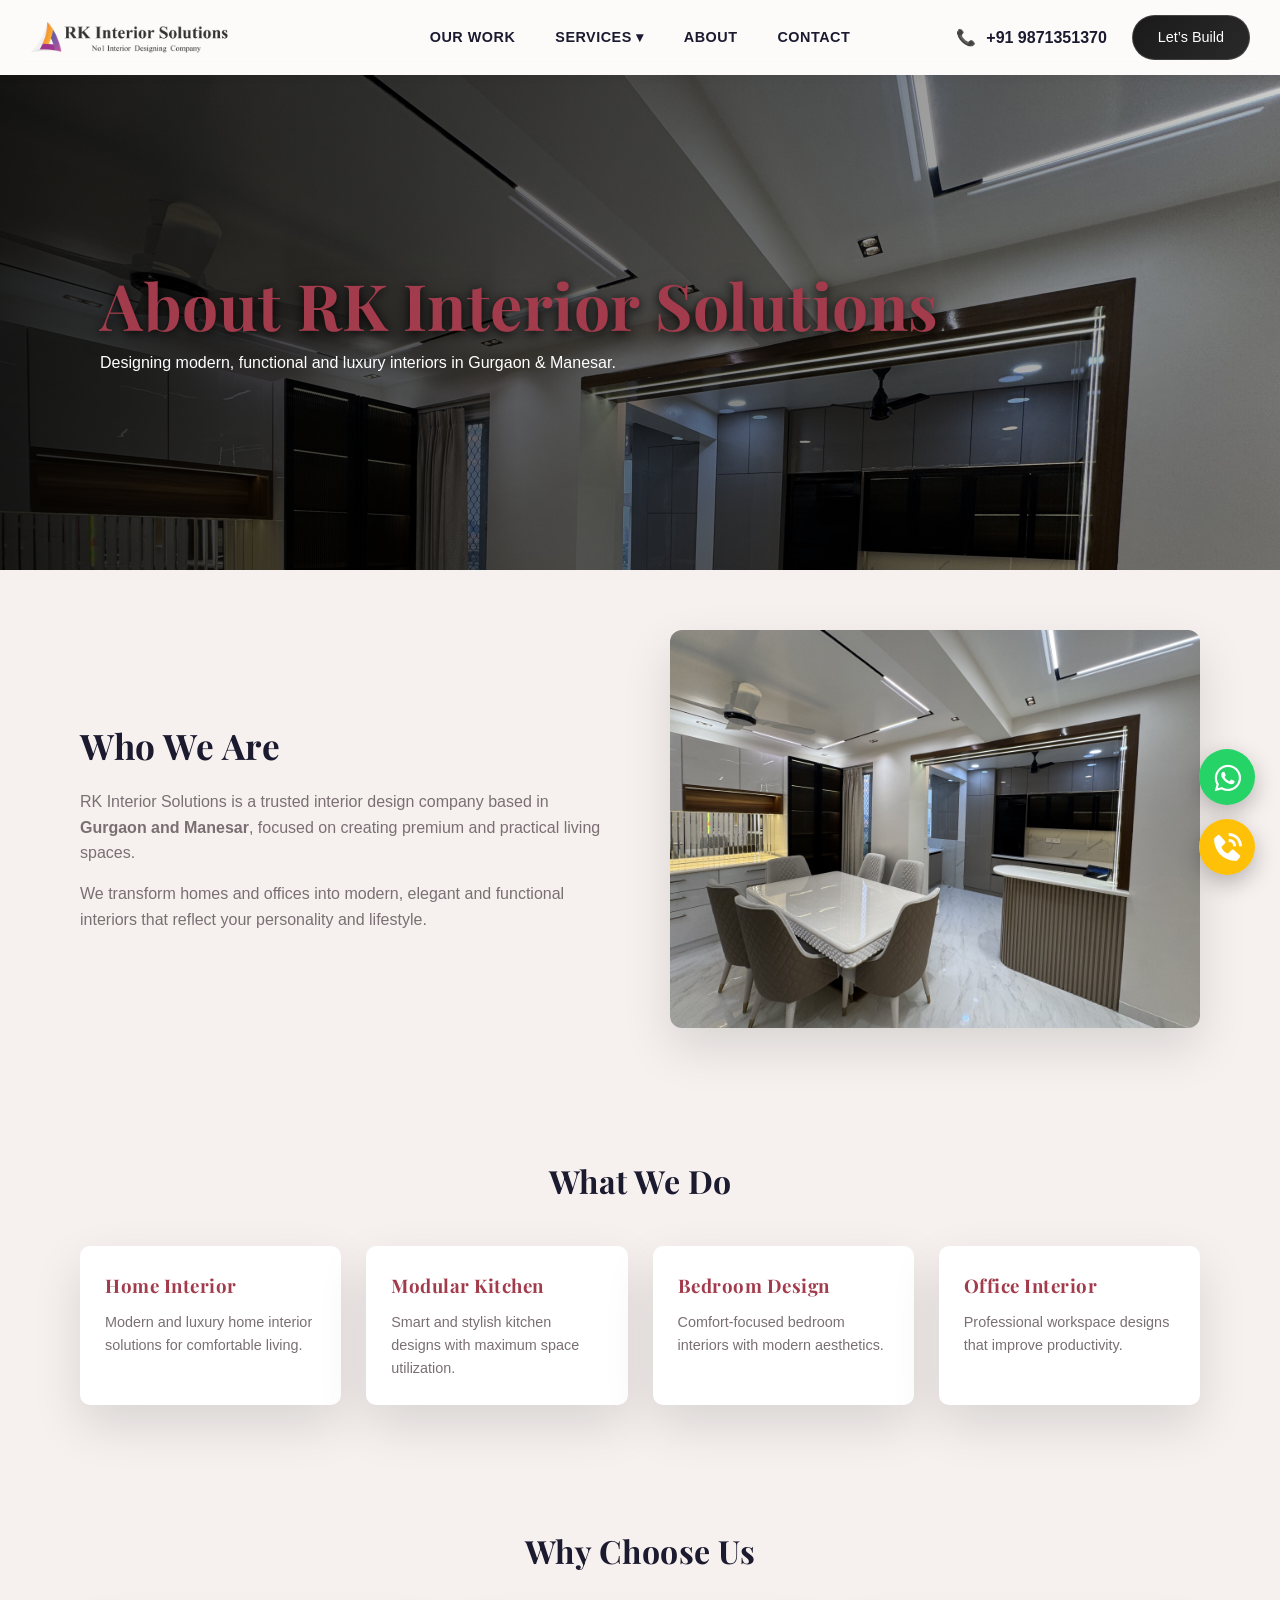
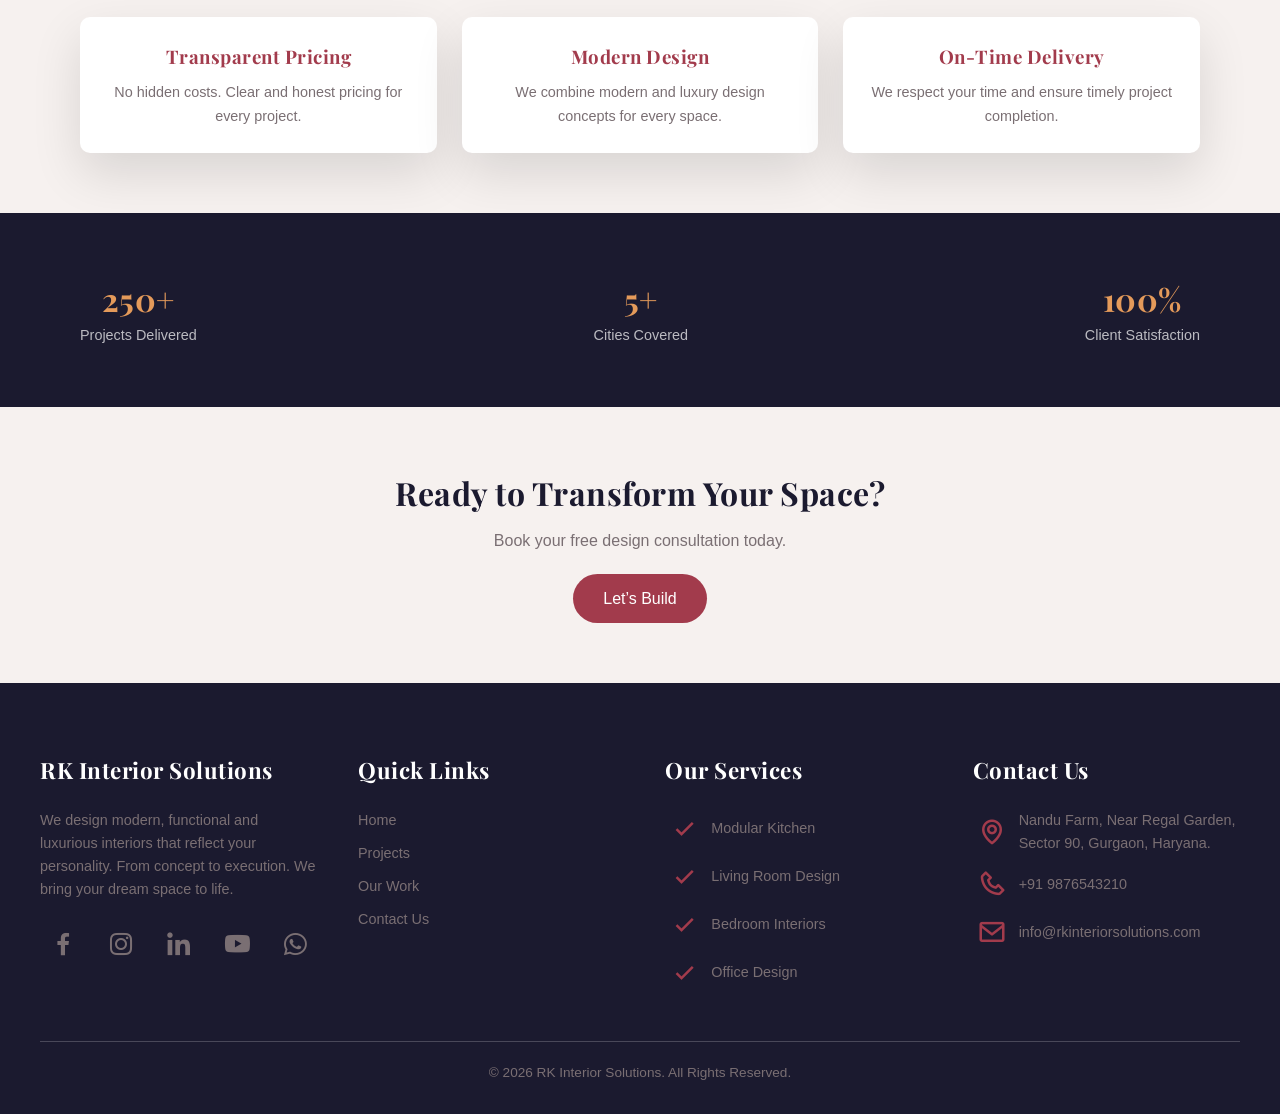
<file: pages/navigationPages/about.html>
<!DOCTYPE html>
<html lang="en">
<head>
    <meta charset="UTF-8">
    <meta name="viewport" content="width=device-width, initial-scale=1.0">
    <title>RK Interior Solutions | About </title>

    <link href="https://fonts.googleapis.com/css2?family=Playfair+Display:wght@700&display=swap" rel="stylesheet">

    <link href="https://unpkg.com/boxicons@2.1.4/css/boxicons.min.css" rel="stylesheet">
    <link rel="stylesheet" href="../../css/root.css?v=1.0.01">
    <link rel="stylesheet" href="../../css/navigation.css?v=1.0.01">
    <link rel="stylesheet" href="../../css/scrollbar.css?v=1.0.01">
    <link rel="stylesheet" href="../../css/hero.css?v=1.0.01">
    <link rel="stylesheet" href="../../css/navigation/about.css?v=1.0.01">

    <!-- === Favicon === -->
    <link rel="icon" type="image/png" href="../../assets/favicon/favicon-96x96.png" sizes="96x96" />
    <link rel="icon" type="image/svg+xml" href="../../assets/favicon/favicon.svg" />
    <link rel="shortcut icon" href="../../assets/favicon/favicon.ico" />
    <link rel="apple-touch-icon" sizes="180x180" href="../../assets/favicon/apple-touch-icon.png" />
    <link rel="manifest" href="../../assets/favicon/site.webmanifest" />
    
</head>
<body>
<!-- === Navigation Bar SECTION START === -->
<!-- === HEADER SECTION START === -->
<header class="navbar">
    <div class="nav-container">
        <div class="nav-left">
            <a href="/" rel="home">
                <img src="../../assets/Logo.png" alt="RK Interior Solutions" class="site-logo">
            </a>
        </div>

        <nav class="nav-center" aria-label="Main Navigation">
            <ul class="nav-center-menu">
                <li><a href="../category/residentialInterior.html">Our Work</a></li>

                <li class="nav-center-more">
                    <a href="#" class="more-btn" aria-haspopup="true">Services ▾</a>

                    <section class="mega-menu">
                        <div class="menu-column">
                            <h4>SERVICES</h4>
                            <article class="menu-box">
                                <a href="../category/residentialInterior.html">
                                    <span>Residential Interior</span>
                                    <p>Explore our Residential interior.</p>
                                </a>
                            </article>
                            <article class="menu-box">
                                <a href="../category/officeInterior.html">
                                    <span>Office Interior</span>
                                    <p>Explore our Office interior.</p>
                                </a>
                            </article>
                            <article class="menu-box">
                                <a href="../category/modularKitchen.html">
                                    <span>Modular Kitchens</span>
                                    <p>Explore our Modular Kitchens.</p>
                                </a>
                            </article>
                        </div>

                        <div class="menu-column">
                            <h4>RESOURCE & COMMUNITY</h4>
                            <article class="menu-item">
                                <a href="#">
                                    <strong>Free Estimators</strong>
                                    <span class="badge">FREE</span>
                                    <p>Accurate estimates for your dream interior.</p>
                                </a>
                            </article>
                            <article class="menu-item">
                                <a href="../category/livingRoom.html">
                                    <strong>Home Interior Guide</strong>
                                    <p>Expert articles for stress-free home interior.</p>
                                </a>
                            </article>
                            <article class="menu-item">
                                <a href="contact.html">
                                    <strong>Contact Us</strong>
                                    <p>Talk to our interior experts today.</p>
                                </a>
                            </article>
                        </div>
                    </section>
                </li>

                <li><a href="about.html">About</a></li>
                <li><a href="contact.html">Contact</a></li>
            </ul>
        </nav>

        <aside class="nav-right">
            <div class="nav-right-call">
                📞 <a href="tel:+919871351370"><span>+91 9871351370</span></a>
            </div>
            <a href="https://wa.me/9871351370" class="nav-right-cta-btn">Let’s Build</a>

            <button class="menu-toggle" id="menuToggle" aria-label="Open Mobile Menu" aria-controls="mobileMenu">
                <i class="bx bx-menu"></i>
            </button>
        </aside>

    </div>
</header>
<!-- ==== HEADER SECTION END ==== -->

<!-- ==== MOBILE VIEW NAVIGATION BAR START ==== -->
<nav class="mobile-menu" id="mobileMenu" aria-label="Mobile Navigation" aria-hidden="true">

    <button class="close-menu" id="closeMenu" aria-label="Close Mobile Menu">
        <i class="bx bx-x"></i>
    </button>

    <ul>
        <li><a href="/">Home</a></li>
        <li><a href="../category/residentialInterior.html">Our Work</a></li>
        <li><a href="about.html">About Us</a></li>
        
        <li>
            <h4>SERVICES</h4>
            <ul>
                <li><a href="../category/residentialInterior.html">Residential Interior</a></li>
                <li><a href="../category/officeInterior.html">Office Interior</a></li>
                <li><a href="../category/modularKitchen.html">Modular Kitchens</a></li>
            </ul>
        </li>

        <li>
            <h4>RESOURCE & COMMUNITY</h4>
            <ul>
                <li><a href="#">Free Estimators</a></li>
                <li><a href="../category/livingRoom.html">Home Interior Guide</a></li>
                <li><a href="contact.html">Contact Us</a></li>
            </ul>
        </li>

        <li><a href="contact.html">Contact</a></li>
    </ul>
</nav>
<!-- === MOBILE VIEW NAVIGATION BAR End === -->
<!-- === Navigation Bar SECTION End === -->

<!-- === Hero Section Start === -->
<section class="ctg-hero">

    <!-- BACKGROUND IMAGE -->
    <figure class="ctg-hero-bg">
        <img src="../../assets/heroSection/heroSection-1.jpg" alt="Bedroom Interior Design in Gurgaon and Manesar">
    </figure>

    <!-- OVERLAY CONTENT -->
    <article class="ctg-hero-content">

        <h1 class="ctg-hero-title animate-fade-up">
            About RK Interior Solutions
        </h1>

        <p class="ctg-hero-subtitle animate-fade-up delay-1">
            Designing modern, functional and luxury interiors in Gurgaon & Manesar.
        </p>

    </article>

</section>
<!-- === Hero Section End === -->

<!-- ===== ABOUT INTRO Start ===== -->
<section class="about-section">
    <div class="about-container">

        <div class="about-grid">
            <div class="about-text">
                <h2>Who We Are</h2>
                <p>
                    RK Interior Solutions is a trusted interior design company based in 
                    <strong>Gurgaon and Manesar</strong>, focused on creating premium and 
                    practical living spaces.
                </p>

                <p>
                    We transform homes and offices into modern, elegant and functional 
                    interiors that reflect your personality and lifestyle.
                </p>
            </div>

            <div class="about-image">
                <img src="../../assets/heroSection/heroSection-1.jpg" alt="Interior Design Gurgaon">
            </div>
        </div>

    </div>
</section>
<!-- ===== ABOUT INTRO End ===== -->

<!-- ===== SERVICES Start ===== -->
<section class="about-services">
    <div class="about-container">

        <h2 class="section-title">What We Do</h2>

        <div class="service-grid">

            <div class="service-card">
                <h3>Home Interior</h3>
                <p>Modern and luxury home interior solutions for comfortable living.</p>
            </div>

            <div class="service-card">
                <h3>Modular Kitchen</h3>
                <p>Smart and stylish kitchen designs with maximum space utilization.</p>
            </div>

            <div class="service-card">
                <h3>Bedroom Design</h3>
                <p>Comfort-focused bedroom interiors with modern aesthetics.</p>
            </div>

            <div class="service-card">
                <h3>Office Interior</h3>
                <p>Professional workspace designs that improve productivity.</p>
            </div>

        </div>

    </div>
</section>
<!-- ===== SERVICES End ===== -->

<!-- ===== WHY CHOOSE US Start ===== -->
<section class="about-why">
    <div class="about-container">

        <h2 class="section-title">Why Choose Us</h2>

        <div class="why-grid">

            <div class="why-card">
                <h3>Transparent Pricing</h3>
                <p>No hidden costs. Clear and honest pricing for every project.</p>
            </div>

            <div class="why-card">
                <h3>Modern Design</h3>
                <p>We combine modern and luxury design concepts for every space.</p>
            </div>

            <div class="why-card">
                <h3>On-Time Delivery</h3>
                <p>We respect your time and ensure timely project completion.</p>
            </div>

        </div>

    </div>
</section>
<!-- ===== WHY CHOOSE US End ===== -->

<!-- ===== STATS Start ===== -->
<section class="about-stats">
    <div class="about-container">

        <div class="stats-grid">
            <div>
                <h3>250+</h3>
                <p>Projects Delivered</p>
            </div>

            <div>
                <h3>5+</h3>
                <p>Cities Covered</p>
            </div>

            <div>
                <h3>100%</h3>
                <p>Client Satisfaction</p>
            </div>
        </div>

    </div>
</section>
<!-- ===== STATS Start ===== -->

<!-- ===== CTA Start ===== -->
<section class="about-cta">
    <div class="about-container">
        <h2>Ready to Transform Your Space?</h2>
        <p>Book your free design consultation today.</p>
        <a href="https://wa.me/9871351370" class="about-btn">Let’s Build</a>
    </div>
</section>
<!-- ===== CTA End ===== -->

<!-- ==== Floating Contact Icons Start ==== -->
<div class="floating-icons">
  <a href="https://wa.me/9871351370" target="_blank" class="icon  whatsapp">
    <i class='bx bxl-whatsapp'></i>
  </a>

  <a href="tel:9871351370" class="icon call">
    <i class='bx bxs-phone-call'></i>
  </a>
</div>
<!-- ==== Floating Contact Icons End ==== -->

<!-- ===== FOOTER START ===== -->
<footer class="footer">

    <section class="footer-grid">

        <!-- Column 1 -->
        <article class="footer-col">
            <h3>RK Interior Solutions</h3>
            <p>
                We design modern, functional and luxurious interiors that reflect 
                your personality. From concept to execution. We bring your dream space to life.
            </p>

            <nav class="footer-social">
                <a href="https://www.facebook.com/people/RK-Interior-Solutions/100092509257546" target="_blank"><i class='bx bxl-facebook'></i></a>
                <a href="https://www.instagram.com/rkinteriorsolutions_official?utm_source=qr&igsh=MWZiaG5sOG84ZHA5aw==" target="_blank"><i class='bx bxl-instagram'></i></a>
                <a href="#" target="_blank"><i class='bx bxl-linkedin'></i></a>
                <a href="https://youtube.com/@rkinteriorsolutions?si=EPekmfh_zEZhTsM3" target="_blank"><i  class='bx bxl-youtube'></i></a>
                <a href="https://wa.me/9871351370" target="_blank"><i class='bx bxl-whatsapp'></i></a>
            </nav>
        </article>

        <!-- Column 2 -->
        <article class="footer-col">
            <h3>Quick Links</h3>
            <nav>
                <a href="/">Home</a>
                <a href="../category/residentialInterior.html">Projects</a>
                <a href="../category/residentialInterior.html">Our Work</a>
                <a href="contact.html">Contact Us</a>
            </nav>
        </article>

        <!-- Column 3 -->
        <article class="footer-col">
            <h3>Our Services</h3>
            <ul>
                <li><i class='bx bx-check'></i> Modular Kitchen</li>
                <li><i class='bx bx-check'></i> Living Room Design</li>
                <li><i class='bx bx-check'></i> Bedroom Interiors</li>
                <li><i class='bx bx-check'></i> Office Design</li>
            </ul>
        </article>

        <!-- Column 4 -->
        <article class="footer-col">
            <h3>Contact Us</h3>
            <ul>
                <li><i class='bx bx-map'></i> Nandu Farm, Near Regal Garden, Sector 90, Gurgaon, Haryana.</li>
                <li><i class='bx bx-phone'></i> +91 9876543210</li>
                <li><i class='bx bx-envelope'></i> info@rkinteriorsolutions.com</li>
            </ul>
        </article>

    </section>

    <hr>

    <small class="footer-bottom">
        © 2026 RK Interior Solutions. All Rights Reserved.
    </small>

</footer>
<!-- ===== FOOTER END ===== -->

    <script src="../../js/toggle.js?v=1.0.01"></script>
</body>
</html>
</file>
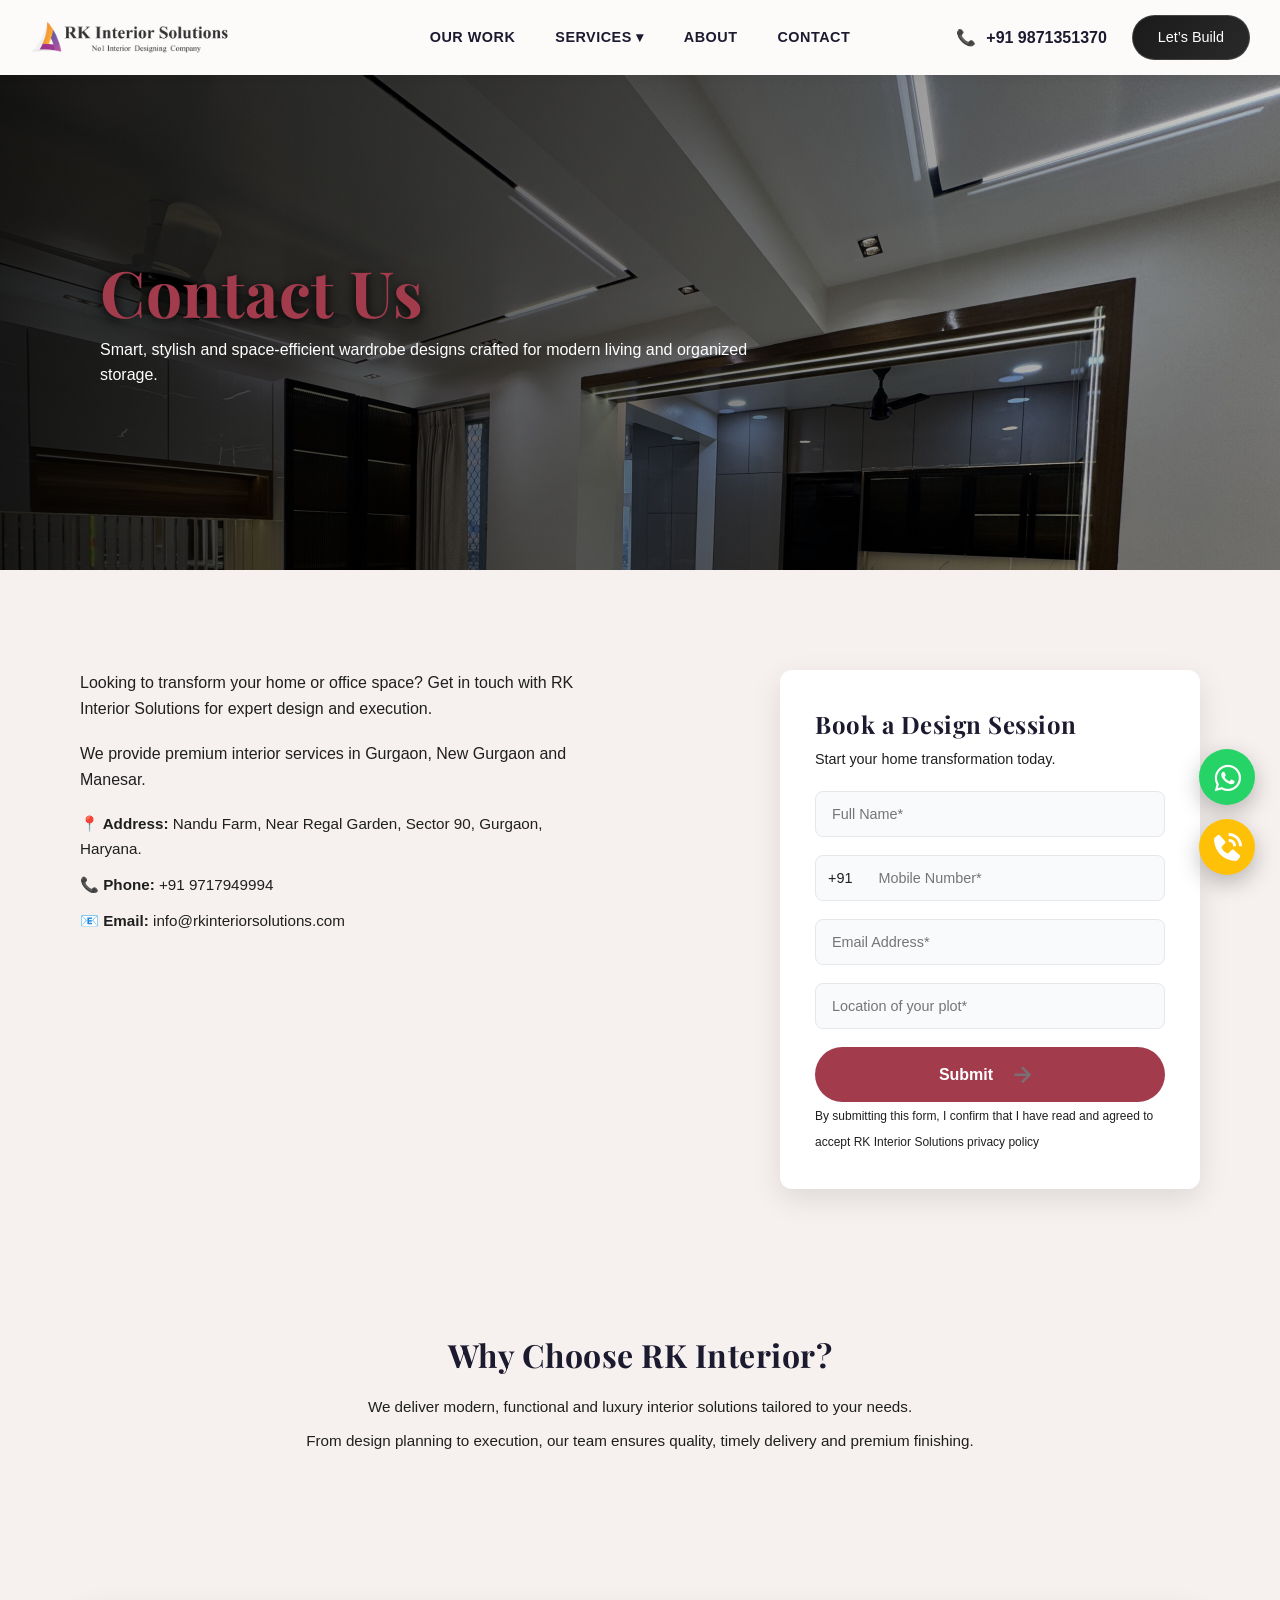
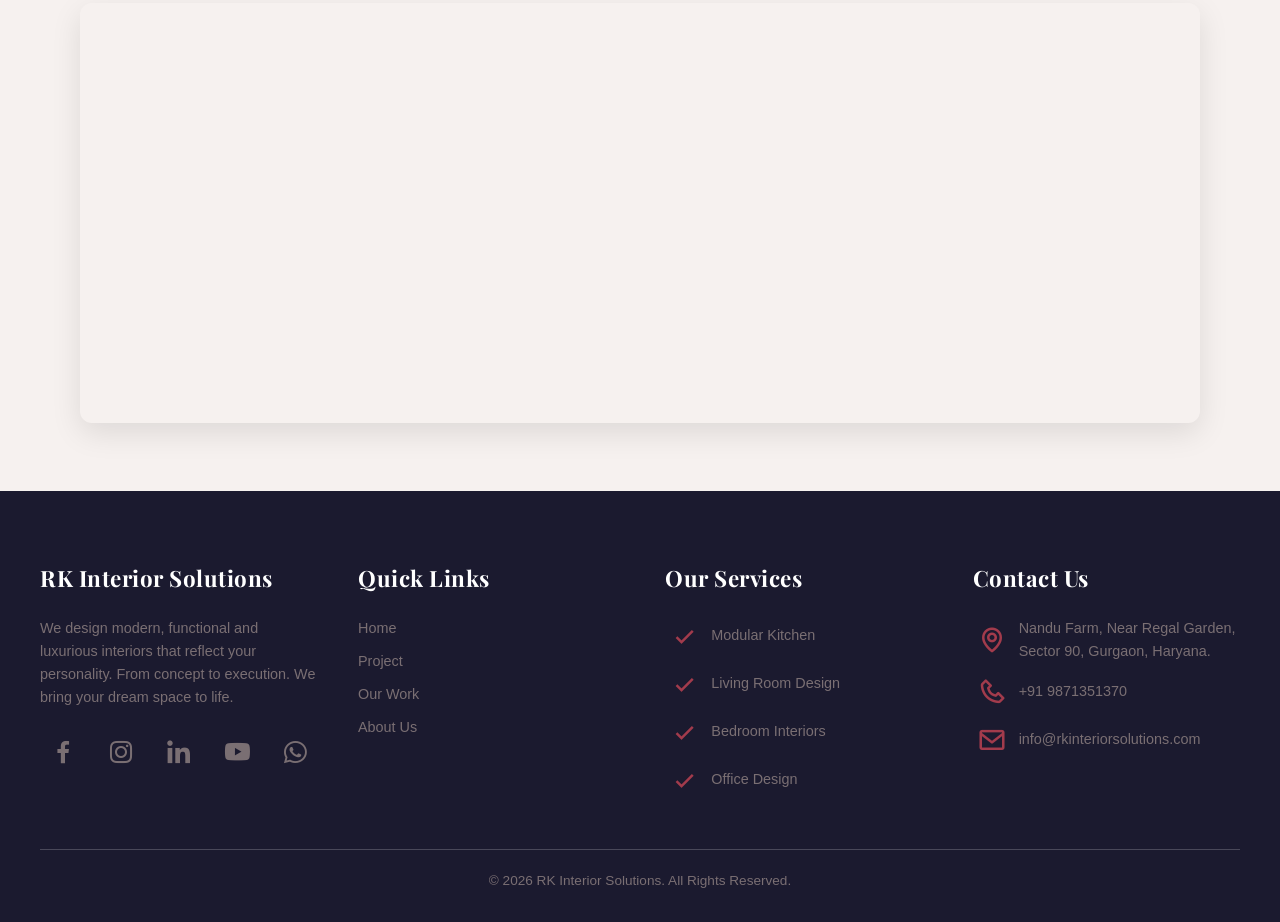
<file: pages/navigationPages/contact.html>
<!DOCTYPE html>
<html lang="en">
<head>
    <meta charset="UTF-8">
    <meta name="viewport" content="width=device-width, initial-scale=1.0">
    <title>RK Interior Solutions | Contact </title>

    <link href="https://fonts.googleapis.com/css2?family=Playfair+Display:wght@700&display=swap" rel="stylesheet">

    <link href="https://unpkg.com/boxicons@2.1.4/css/boxicons.min.css" rel="stylesheet">
    <link rel="stylesheet" href="../../css/root.css?v=1.0.01">
    <link rel="stylesheet" href="../../css/navigation.css?v=1.0.01">
    <link rel="stylesheet" href="../../css/scrollbar.css?v=1.0.01">
    <link rel="stylesheet" href="../../css/navigation/contact.css?v=1.0.01">
    <link rel="stylesheet" href="../../css/hero.css">

    <!-- === Favicon === -->
    <link rel="icon" type="image/png" href="../../assets/favicon/favicon-96x96.png" sizes="96x96" />
    <link rel="icon" type="image/svg+xml" href="../../assets/favicon/favicon.svg" />
    <link rel="shortcut icon" href="../../assets/favicon/favicon.ico" />
    <link rel="apple-touch-icon" sizes="180x180" href="../../assets/favicon/apple-touch-icon.png" />
    <link rel="manifest" href="../../assets/favicon/site.webmanifest" />
    
</head>
<body>
<!-- === Navigation Bar SECTION START === -->
<!-- === HEADER SECTION START === -->
<header class="navbar">
    <div class="nav-container">
        <div class="nav-left">
            <a href="/" rel="home">
                <img src="../../assets/Logo.png" alt="RK Interior Solutions" class="site-logo">
            </a>
        </div>

        <nav class="nav-center" aria-label="Main Navigation">
            <ul class="nav-center-menu">
                <li><a href="../category/residentialInterior.html">Our Work</a></li>

                <li class="nav-center-more">
                    <a href="#" class="more-btn" aria-haspopup="true">Services ▾</a>

                    <section class="mega-menu">
                        <div class="menu-column">
                            <h4>SERVICES</h4>
                            <article class="menu-box">
                                <a href="../category/residentialInterior.html">
                                    <span>Residential Interior</span>
                                    <p>Explore our Residential interior.</p>
                                </a>
                            </article>
                            <article class="menu-box">
                                <a href="../category/officeInterior.html">
                                    <span>Office Interior</span>
                                    <p>Explore our Office interior.</p>
                                </a>
                            </article>
                            <article class="menu-box">
                                <a href="../category/modularKitchen.html">
                                    <span>Modular Kitchens</span>
                                    <p>Explore our Modular Kitchens.</p>
                                </a>
                            </article>
                        </div>

                        <div class="menu-column">
                            <h4>RESOURCE & COMMUNITY</h4>
                            <article class="menu-item">
                                <a href="#">
                                    <strong>Free Estimators</strong>
                                    <span class="badge">FREE</span>
                                    <p>Accurate estimates for your dream interior.</p>
                                </a>
                            </article>
                            <article class="menu-item">
                                <a href="../category/livingRoom.html">
                                    <strong>Home Interior Guide</strong>
                                    <p>Expert articles for stress-free home interior.</p>
                                </a>
                            </article>
                            <article class="menu-item">
                                <a href="contact.html">
                                    <strong>Contact Us</strong>
                                    <p>Talk to our interior experts today.</p>
                                </a>
                            </article>
                        </div>
                    </section>
                </li>

                <li><a href="about.html">About</a></li>
                <li><a href="#">Contact</a></li>
            </ul>
        </nav>

        <aside class="nav-right">
            <div class="nav-right-call">
                📞 <a href="tel:+919871351370"><span>+91 9871351370</span></a>
            </div>
            <a href="https://wa.me/9871351370" class="nav-right-cta-btn">Let’s Build</a>

            <button class="menu-toggle" id="menuToggle" aria-label="Open Mobile Menu" aria-controls="mobileMenu">
                <i class="bx bx-menu"></i>
            </button>
        </aside>

    </div>
</header>
<!-- ==== HEADER SECTION END ==== -->

<!-- ==== MOBILE VIEW NAVIGATION BAR START ==== -->
<nav class="mobile-menu" id="mobileMenu" aria-label="Mobile Navigation" aria-hidden="true">

    <button class="close-menu" id="closeMenu" aria-label="Close Mobile Menu">
        <i class="bx bx-x"></i>
    </button>

    <ul>
        <li><a href="/">Home</a></li>
        <li><a href="../category/residentialInterior.html">Our Work</a></li>
        <li><a href="about.html">About Us</a></li>
        
        <li>
            <h4>SERVICES</h4>
            <ul>
                <li><a href="../category/residentialInterior.html">Residential Interior</a></li>
                <li><a href="../category/officeInterior.html">Office Interior</a></li>
                <li><a href="../category/modularKitchen.html">Modular Kitchens</a></li>
            </ul>
        </li>

        <li>
            <h4>RESOURCE & COMMUNITY</h4>
            <ul>
                <li><a href="#">Free Estimators</a></li>
                <li><a href="../category/livingRoom.html">Home Interior Guide</a></li>
                <li><a href="contact.html">Contact Us</a></li>
            </ul>
        </li>

        <li><a href="#">Contact</a></li>
    </ul>
</nav>
<!-- === MOBILE VIEW NAVIGATION BAR End === -->
<!-- === Navigation Bar SECTION End === -->

<!-- === Hero Section Start === -->
<section class="ctg-hero">

    <!-- BACKGROUND IMAGE -->
    <figure class="ctg-hero-bg">
        <img src="../../assets/heroSection/heroSection-1.jpg" alt="Wardrobe Interior Design in Gurgaon and Manesar">
    </figure>

    <!-- OVERLAY CONTENT -->
    <article class="ctg-hero-content">

        <h1 class="ctg-hero-title animate-fade-up">
            Contact Us
        </h1>

        <p class="ctg-hero-subtitle animate-fade-up delay-1">
            Smart, stylish and space-efficient wardrobe designs crafted for modern living and organized storage.
        </p>

    </article>

</section>
<!-- === Hero Section End === -->

<!-- ===== CONTACT SECTION Start ===== -->
<section class="contact-section">

    <!-- LEFT -->
    <article class="contact-left">

        <p>
            Looking to transform your home or office space? Get in touch with RK Interior Solutions for expert design and execution.
        </p>

        <p>
            We provide premium interior services in Gurgaon, New Gurgaon and Manesar.
        </p>

        <div class="contact-info">
            <p><strong>📍 Address:</strong> Nandu Farm, Near Regal Garden, Sector 90, Gurgaon, Haryana.</p>
            <p><strong>📞 Phone:</strong> +91 9717949994</p>
            <p><strong>📧 Email:</strong> info@rkinteriorsolutions.com</p>
        </div>
    </article>

    <!-- FORM -->
    <aside class="hero-form-container">
        <form class="contact-form">

            <header>
                <h2>Book a Design Session</h2>
                <p>Start your home transformation today.</p>
            </header>

            <fieldset class="form-body">

                <input id="name" type="text" placeholder="Full Name*" required>

                <label class="phone-input">
                    <span>+91</span>
                    <input id="phone" type="tel" placeholder="Mobile Number*" required>
                </label>

                <input id="email" type="email" placeholder="Email Address*" required>

                <input id="location" type="text" placeholder="Location of your plot*" required>

                <button type="submit" class="submit-btn">
                    Submit <i class='bx bx-right-arrow-alt'></i>
                </button>

                <small class="form-policy">
                    By submitting this form, I confirm that I have read and agreed to accept
                    RK Interior Solutions <a href="#">privacy policy</a>
                </small>

            </fieldset>

        </form>
    </aside>

</section>
<!-- ===== CONTACT SECTION End ===== -->

<!-- ===== Why Choose RK Interior Start ===== -->
<section class="contact-extra">

    <article>
        <h2>Why Choose RK Interior?</h2>

        <p>
            We deliver modern, functional and luxury interior solutions tailored to your needs.
        </p>

        <p>
            From design planning to execution, our team ensures quality, timely delivery and premium finishing.
        </p>
    </article>

</section>
<!-- ===== Why Choose RK Interior End ===== -->

<!-- ===== MAP Section Start ===== -->
<section class="map-section"> 
    <iframe 
        src="https://www.google.com/maps/embed?pb=!1m18!1m12!1m3!1d3509.4106988403737!2d76.93551897460748!3d28.40686187578865!2m3!1f0!2f0!3f0!3m2!1i1024!2i768!4f13.1!3m3!1m2!1s0x390d3d0a8a958d39%3A0xbc3827ed7b48605a!2sRK%20INTERIOR%20SOLUTIONS!5e0!3m2!1sen!2sin!4v1777877812719!5m2!1sen!2sin" width="600" height="450" style="border:0;" allowfullscreen="" loading="lazy" referrerpolicy="no-referrer-when-downgrade">
    </iframe>
</section>
<!-- ===== MAP Section End ===== -->

<!-- ==== Floating Contact Icons Start ==== -->
<div class="floating-icons">
  <a href="https://wa.me/9871351370" target="_blank" class="icon  whatsapp">
    <i class='bx bxl-whatsapp'></i>
  </a>

  <a href="tel:9871351370" class="icon call">
    <i class='bx bxs-phone-call'></i>
  </a>
</div>
<!-- ==== Floating Contact Icons End ==== -->

<!-- ===== FOOTER START ===== -->
<footer class="footer">

    <section class="footer-grid">

        <!-- Column 1 -->
        <article class="footer-col">
            <h3>RK Interior Solutions</h3>
            <p>
                We design modern, functional and luxurious interiors that reflect 
                your personality. From concept to execution. We bring your dream space to life.
            </p>

            <nav class="footer-social">
                <a href="https://www.facebook.com/people/RK-Interior-Solutions/100092509257546" target="_blank"><i class='bx bxl-facebook'></i></a>
                <a href="https://www.instagram.com/rkinteriorsolutions_official?utm_source=qr&igsh=MWZiaG5sOG84ZHA5aw==" target="_blank"><i class='bx bxl-instagram'></i></a>
                <a href="#" target="_blank"><i class='bx bxl-linkedin'></i></a>
                <a href="https://youtube.com/@rkinteriorsolutions?si=EPekmfh_zEZhTsM3" target="_blank"><i  class='bx bxl-youtube'></i></a>
                <a href="https://wa.me/9717949994" target="_blank"><i class='bx bxl-whatsapp'></i></a>
            </nav>
        </article>

        <!-- Column 2 -->
        <article class="footer-col">
            <h3>Quick Links</h3>
            <nav>
                <a href="/">Home</a>
                <a href="../category/residentialInterior.html">Project</a>
                <a href="../category/residentialInterior.html">Our Work</a>
                <a href="about.html">About Us</a>
            </nav>
        </article>

        <!-- Column 3 -->
        <article class="footer-col">
            <h3>Our Services</h3>
            <ul>
                <li><i class='bx bx-check'></i> Modular Kitchen</li>
                <li><i class='bx bx-check'></i> Living Room Design</li>
                <li><i class='bx bx-check'></i> Bedroom Interiors</li>
                <li><i class='bx bx-check'></i> Office Design</li>
            </ul>
        </article>

        <!-- Column 4 -->
        <article class="footer-col">
            <h3>Contact Us</h3>
            <ul>
                <li><i class='bx bx-map'></i> Nandu Farm, Near Regal Garden, Sector 90, Gurgaon, Haryana.</li>
                <li><i class='bx bx-phone'></i> +91 9871351370</li>
                <li><i class='bx bx-envelope'></i> info@rkinteriorsolutions.com</li>
            </ul>
        </article>

    </section>

    <hr>

    <small class="footer-bottom">
        © 2026 RK Interior Solutions. All Rights Reserved.
    </small>

</footer>
<!-- ===== FOOTER END ===== -->

    <script src="../../js/toggle.js?v=1.0.01"></script>
    <script src="../../js/formInfo.js?v=1.0.01"></script>
</body>
</html>
</file>
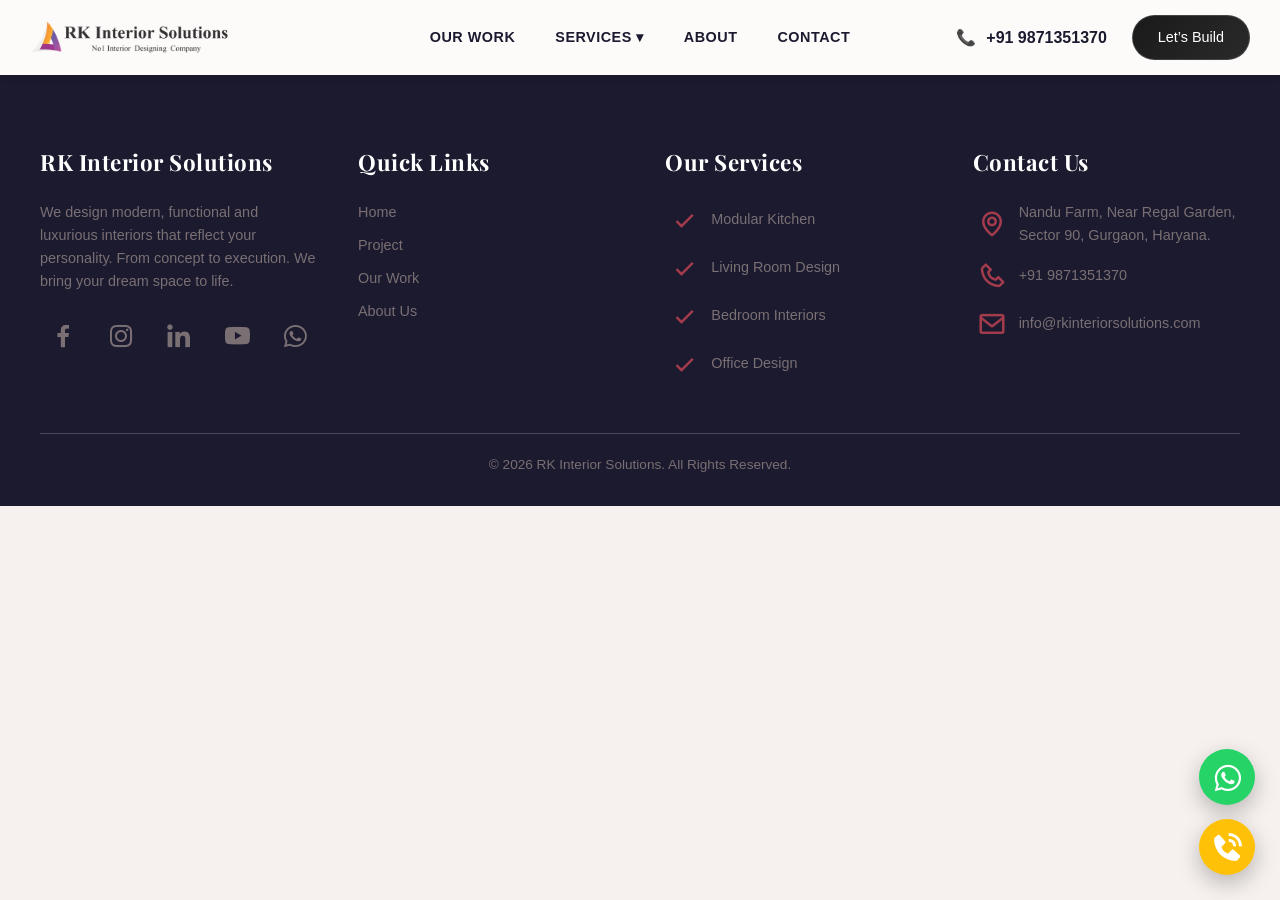
<file: pages/navigationPages/freeEstimator.html>
<!DOCTYPE html>
<html lang="en">
<head>
    <meta charset="UTF-8">
    <meta name="viewport" content="width=device-width, initial-scale=1.0">
    <title>RK Interior Solutions | Free Estimator </title>

    <link href="https://fonts.googleapis.com/css2?family=Playfair+Display:wght@700&display=swap" rel="stylesheet">

    <link href="https://unpkg.com/boxicons@2.1.4/css/boxicons.min.css" rel="stylesheet">
    <link rel="stylesheet" href="../../css/root.css?v=1.0.01">
    <link rel="stylesheet" href="../../css/navigation.css?v=1.0.01">
    <link rel="stylesheet" href="../../css/scrollbar.css?v=1.0.01">
    <link rel="stylesheet" href="../../css/navigation/contact.css?v=1.0.01">
    <link rel="stylesheet" href="../../css/hero.css">

    <!-- === Favicon === -->
    <link rel="icon" type="image/png" href="../../assets/favicon/favicon-96x96.png" sizes="96x96" />
    <link rel="icon" type="image/svg+xml" href="../../assets/favicon/favicon.svg" />
    <link rel="shortcut icon" href="../../assets/favicon/favicon.ico" />
    <link rel="apple-touch-icon" sizes="180x180" href="../../assets/favicon/apple-touch-icon.png" />
    <link rel="manifest" href="../../assets/favicon/site.webmanifest" />
    
</head>
<body>
<!-- === Navigation Bar SECTION START === -->
<!-- === HEADER SECTION START === -->
<header class="navbar">
    <div class="nav-container">
        <div class="nav-left">
            <a href="/" rel="home">
                <img src="../../assets/Logo.png" alt="RK Interior Solutions" class="site-logo">
            </a>
        </div>

        <nav class="nav-center" aria-label="Main Navigation">
            <ul class="nav-center-menu">
                <li><a href="../category/residentialInterior.html">Our Work</a></li>

                <li class="nav-center-more">
                    <a href="#" class="more-btn" aria-haspopup="true">Services ▾</a>

                    <section class="mega-menu">
                        <div class="menu-column">
                            <h4>SERVICES</h4>
                            <article class="menu-box">
                                <a href="../category/residentialInterior.html">
                                    <span>Residential Interior</span>
                                    <p>Explore our Residential interior.</p>
                                </a>
                            </article>
                            <article class="menu-box">
                                <a href="../category/officeInterior.html">
                                    <span>Office Interior</span>
                                    <p>Explore our Office interior.</p>
                                </a>
                            </article>
                            <article class="menu-box">
                                <a href="../category/modularKitchen.html">
                                    <span>Modular Kitchens</span>
                                    <p>Explore our Modular Kitchens.</p>
                                </a>
                            </article>
                        </div>

                        <div class="menu-column">
                            <h4>RESOURCE & COMMUNITY</h4>
                            <article class="menu-item">
                                <a href="#">
                                    <strong>Free Estimators</strong>
                                    <span class="badge">FREE</span>
                                    <p>Accurate estimates for your dream interior.</p>
                                </a>
                            </article>
                            <article class="menu-item">
                                <a href="../category/livingRoom.html">
                                    <strong>Home Interior Guide</strong>
                                    <p>Expert articles for stress-free home interior.</p>
                                </a>
                            </article>
                            <article class="menu-item">
                                <a href="contact.html">
                                    <strong>Contact Us</strong>
                                    <p>Talk to our interior experts today.</p>
                                </a>
                            </article>
                        </div>
                    </section>
                </li>

                <li><a href="about.html">About</a></li>
                <li><a href="#">Contact</a></li>
            </ul>
        </nav>

        <aside class="nav-right">
            <div class="nav-right-call">
                📞 <a href="tel:+919871351370"><span>+91 9871351370</span></a>
            </div>
            <a href="https://wa.me/9871351370" class="nav-right-cta-btn">Let’s Build</a>

            <button class="menu-toggle" id="menuToggle" aria-label="Open Mobile Menu" aria-controls="mobileMenu">
                <i class="bx bx-menu"></i>
            </button>
        </aside>

    </div>
</header>
<!-- ==== HEADER SECTION END ==== -->

<!-- ==== MOBILE VIEW NAVIGATION BAR START ==== -->
<nav class="mobile-menu" id="mobileMenu" aria-label="Mobile Navigation" aria-hidden="true">

    <button class="close-menu" id="closeMenu" aria-label="Close Mobile Menu">
        <i class="bx bx-x"></i>
    </button>

    <ul>
        <li><a href="/">Home</a></li>
        <li><a href="../category/residentialInterior.html">Our Work</a></li>
        <li><a href="about.html">About Us</a></li>
        
        <li>
            <h4>SERVICES</h4>
            <ul>
                <li><a href="../category/residentialInterior.html">Residential Interior</a></li>
                <li><a href="../category/officeInterior.html">Office Interior</a></li>
                <li><a href="../category/modularKitchen.html">Modular Kitchens</a></li>
            </ul>
        </li>

        <li>
            <h4>RESOURCE & COMMUNITY</h4>
            <ul>
                <li><a href="#">Free Estimators</a></li>
                <li><a href="../category/livingRoom.html">Home Interior Guide</a></li>
                <li><a href="contact.html">Contact Us</a></li>
            </ul>
        </li>

        <li><a href="#">Contact</a></li>
    </ul>
</nav>
<!-- === MOBILE VIEW NAVIGATION BAR End === -->
<!-- === Navigation Bar SECTION End === -->


<!-- ==== Floating Contact Icons Start ==== -->
<div class="floating-icons">
  <a href="https://wa.me/9871351370" target="_blank" class="icon  whatsapp">
    <i class='bx bxl-whatsapp'></i>
  </a>

  <a href="tel:9871351370" class="icon call">
    <i class='bx bxs-phone-call'></i>
  </a>
</div>
<!-- ==== Floating Contact Icons End ==== -->

<!-- ===== FOOTER START ===== -->
<footer class="footer">

    <section class="footer-grid">

        <!-- Column 1 -->
        <article class="footer-col">
            <h3>RK Interior Solutions</h3>
            <p>
                We design modern, functional and luxurious interiors that reflect 
                your personality. From concept to execution. We bring your dream space to life.
            </p>

            <nav class="footer-social">
                <a href="https://www.facebook.com/people/RK-Interior-Solutions/100092509257546" target="_blank"><i class='bx bxl-facebook'></i></a>
                <a href="https://www.instagram.com/rkinteriorsolutions_official?utm_source=qr&igsh=MWZiaG5sOG84ZHA5aw==" target="_blank"><i class='bx bxl-instagram'></i></a>
                <a href="#" target="_blank"><i class='bx bxl-linkedin'></i></a>
                <a href="https://youtube.com/@rkinteriorsolutions?si=EPekmfh_zEZhTsM3" target="_blank"><i  class='bx bxl-youtube'></i></a>
                <a href="https://wa.me/9717949994" target="_blank"><i class='bx bxl-whatsapp'></i></a>
            </nav>
        </article>

        <!-- Column 2 -->
        <article class="footer-col">
            <h3>Quick Links</h3>
            <nav>
                <a href="/">Home</a>
                <a href="../category/residentialInterior.html">Project</a>
                <a href="../category/residentialInterior.html">Our Work</a>
                <a href="about.html">About Us</a>
            </nav>
        </article>

        <!-- Column 3 -->
        <article class="footer-col">
            <h3>Our Services</h3>
            <ul>
                <li><i class='bx bx-check'></i> Modular Kitchen</li>
                <li><i class='bx bx-check'></i> Living Room Design</li>
                <li><i class='bx bx-check'></i> Bedroom Interiors</li>
                <li><i class='bx bx-check'></i> Office Design</li>
            </ul>
        </article>

        <!-- Column 4 -->
        <article class="footer-col">
            <h3>Contact Us</h3>
            <ul>
                <li><i class='bx bx-map'></i> Nandu Farm, Near Regal Garden, Sector 90, Gurgaon, Haryana.</li>
                <li><i class='bx bx-phone'></i> +91 9871351370</li>
                <li><i class='bx bx-envelope'></i> info@rkinteriorsolutions.com</li>
            </ul>
        </article>

    </section>

    <hr>

    <small class="footer-bottom">
        © 2026 RK Interior Solutions. All Rights Reserved.
    </small>

</footer>
<!-- ===== FOOTER END ===== -->

    <script src="../../js/toggle.js?v=1.0.01"></script>
    <script src="../../js/formInfo.js?v=1.0.01"></script>
</body>
</html>
</file>
<file: css/root.css>
:root {
    /* --- 1. THEME COLORS (From Your New Image Palette) --- */
    
    /* Deep Navy-Plum (Darkest tone) */
    --primary-blue: #1b1a2f; 
    
    /* Rich Wine Accent (Luxury highlight) */
    --accent-blue: #a23b4c; 
    
    /* Muted Mauve (Soft support color) */
    --secondary-blue: #8a4f7d; 
    
    /* Soft Warm Background (Premium light tone) */
    --bg-light: #f6f1ef; 
    
    /* Peach-Gold Highlight (Elegant touch) */
    --highlight-gold: #e49a5a; 


    /* --- 2. TEXT COLORS --- */
    --text-main: #1f1f1f;      
    --text-muted: #7a6f73;     
    --white: #FFFFFF;


    /* --- 3. TYPOGRAPHY --- */
    --font-heading: 'Playfair Display', serif;
    --font-body: 'Inter', sans-serif;


    /* --- 4. LAYOUT & SPACING --- */
    --container-width: 1400px;
    --border-radius: 6px;
    --transition-smooth: 0.5s cubic-bezier(0.4, 0, 0.2, 1);

    /* Premium shadow */
    --shadow-premium: 0 20px 50px rgba(0,0,0,0.12);
}

/* Base Reset */
* {
    margin: 0;
    padding: 0;
    box-sizing: border-box;
}

body {
    font-family: var(--font-body);
    background-color: var(--bg-light);
    color: var(--text-main);
    line-height: 1.6;
}

/* Headings */
h1, h2, h3, h4, h5, h6 {
    font-family: var(--font-heading);
    color: var(--primary-blue);
    font-weight: 700;
    letter-spacing: 0.5px;
}

/* Links */
a {
    text-decoration: none;
    transition: var(--transition-smooth);
    color: inherit;
}
</file>
<file: css/navigation.css>
/* =========================================================
                PREMIUM GLASS-NAVBAR START 
   ========================================================= */

.navbar {
    background-color: rgba(255, 255, 255, 0.7); /* Transparency */
    backdrop-filter: blur(10px);               /* Premium Blur Effect */
    -webkit-backdrop-filter: blur(10px);
    box-shadow: 0 2px 10px rgba(0,0,0,0.05);   /* Light bottom shadow */
    position: sticky;
    top: 0;
    z-index: 1000;
    height: 75px;
    display: flex;
    align-items: center;
    transition: var(--transition-smooth);      /* Smooth scrolling effect */
}
.nav-container {
    width: 100%;
    max-width: var(--container-width);
    margin: 0 auto;
    padding: 0 30px;
    display: flex;
    justify-content: space-between; /* This handles the Left-Center-Right layout */
    align-items: center;
}

/* 2. Three-Part Layout Logic */
.nav-left {
    flex: 1; /* Pushes center to middle */
    display: flex;
    justify-content: flex-start;
}

.nav-center {
    flex: 2; /* Takes more space for menu */
    display: flex;
    justify-content: center; /* Menu in exact middle */
}

.nav-right {
    flex: 1; /* Pushes center to middle */
    display: flex;
    justify-content: flex-end;
    align-items: center;
    gap: 25px;
}

/* 3. Logo */
.site-logo {
    width: 200px;
    height: auto; /* Aspect ratio maintain karne ke liye */
    display: block;
}

/* 4. Desktop Menu & Hover Logic */
.nav-center-menu {
    display: flex;
    align-items: center; /* Sabhi items ko vertical center karega */
    gap: 40px;
    list-style: none;
    margin: 0;
    padding: 0;
    height: 100%; /* Parent ki puri height lega */
}

.nav-center-menu li {
    display: flex;
    align-items: center; /* Li ke andar ka content bhi center rahega */
}

.nav-center-menu a {
    color: var(--primary-blue);
    font-weight: 600;
    text-transform: uppercase; /* Professional look ke liye caps */
    font-size: 0.9rem;
    letter-spacing: 0.5px;      /* Readability ke liye halka gap */
    transition: var(--transition-smooth);
    display: inline-block;
    position: relative;
}

.nav-center-menu a:hover {
    color: var(--accent-blue);
}

/* Navbar links ke niche ka active indicator (Optional - clean look) */
.nav-center-menu li a::after {
    content: '';
    position: absolute;
    width: 0;
    height: 2px;
    bottom: -5px;
    left: 0;
    background-color: var(--accent-blue);
    transition: width 0.3s ease;
}

.nav-center-menu li a:hover::after {
    width: 100%;
}
/* =========================================================
   MEGA MENU - DESKTOP HOVER LOGIC
   ========================================================= */

/* 1. Services Parent Link (Triger) */
.nav-center-more {
    position: relative; /* Menu ko iske neeche align karne ke liye */
    padding: 20px 0;    /* Ek 'invisible bridge' banane ke liye taaki mouse neeche le jate waqt menu band na ho */
}

/* 2. Mega Menu Container */

.mega-menu {
    position: absolute;
    top: 100%;          /* Navbar ke thik neeche se start hoga */
    left: 50%;
    transform: translateX(-50%) translateY(15px); /* Animation: neeche se upar aane ke liye */
    width: 650px;       /* Menu ki fixed width */
    background: var(--white);
    box-shadow: 0 15px 35px rgba(0,0,0,0.1), 0 5px 15px rgba(0,0,0,0.05);
    border-radius: var(--border-radius);
    padding: 30px;
    
    /* Layout Logic */
    display: grid;
    grid-template-columns: 1fr 1fr; /* Do barabar columns */
    gap: 30px;
    border-top: 4px solid var(--accent-blue); /* Top accent line */

    /* Visibility Logic (Hidden by default) */
    opacity: 0;
    visibility: hidden;
    pointer-events: none; /* Hidden state mein click block na kare */
    transition: all 0.3s ease-in-out;
    z-index: 1100;
}

/* 3. Hover State - Show Menu */
.nav-center-more:hover .mega-menu {
    opacity: 1;
    visibility: visible;
    pointer-events: auto;
    transform: translateX(-50%) translateY(0); /* Normal position par aa jayega */
}

/* 4. Inside Menu - Columns & Headings */
.menu-column h4 {
    font-size: 0.75rem;
    color: var(--secondary-blue);
    letter-spacing: 1.5px;
    margin-bottom: 20px;
    font-family: var(--font-body); /* Heading font se thoda alag clean look */
    border-bottom: 1px solid rgba(0,0,0,0.05);
    padding-bottom: 5px;
}

/* 5. Menu Boxes (Individual Items) */
.menu-box, .menu-item {
    margin-bottom: 10px;
}

.menu-box a, .menu-item a {
    display: block;
    padding: 12px;
    border-radius: 8px;
    transition: background 0.2s ease, transform 0.2s ease;
}

.menu-box a:hover, .menu-item a:hover {
    background-color: #F8FAFC; /* Premium subtle gray */
    transform: translateX(5px); /* Slight slide on hover */
}

/* Titles inside Menu (Using your Playfair Display for premium feel) */
.menu-box span, .menu-item strong {
    display: block;
    font-family: var(--font-heading); /* Playfair Display - Royal Feel */
    color: var(--primary-blue);
    font-size: 1.1rem;
    margin-bottom: 4px;
    line-height: 1.2;
}

.menu-box p, .menu-item p {
    font-size: 0.85rem;
    color: var(--text-muted);
    font-family: var(--font-body);
    line-height: 1.5;
    margin: 0;
}

/* Badge Style */
.badge {
    background: var(--highlight-gold);
    color: white;
    font-size: 0.65rem;
    font-weight: 700;
    padding: 2px 8px;
    border-radius: 4px;
    vertical-align: middle;
    margin-left: 8px;
}

/* 5. Right Section Buttons */
.nav-right-call {
    display: flex;
    align-items: center; /* Icon aur number ko vertically center karega */
    gap: 10px;           /* Icon aur number ke beech ka gap */
    color: var(--primary-blue);
    font-weight: 700;
    font-size: 1rem;     /* Size ko thoda balance kiya hai */
    text-decoration: none;
    white-space: nowrap; /* Sabse zaroori: Ye number ko do line mein nahi tootne dega */
    transition: var(--transition-smooth);
    flex-shrink: 0;
}

.nav-right-call i {
    color: var(--accent-blue); /* Phone icon color */
    font-size: 1.2rem;
    display: flex;
}

.nav-right-call:hover {
    color: var(--accent-blue);
}

/* ===== PREMIUM CTA BUTTON ===== */
.nav-right-cta-btn {
    position: relative;
    overflow: hidden;

    background: linear-gradient(135deg, #1a1a1a, #2a2a2a);
    color: #fff;

    padding: 10px 25px;
    border-radius: 50px;

    display: inline-flex;
    align-items: center;
    justify-content: center;

    font-size: .9rem;
    font-weight: 500;
    text-decoration: none;

    border: 1px solid rgba(255,255,255,0.15);

    cursor: pointer;

    transition: all 0.25s ease;
}

/* HOVER (soft glow, not loud) */
.nav-right-cta-btn:hover {
    background: linear-gradient(135deg, var(--accent-blue), #0056d2);
    transform: translateY(-2px);
}

/* CLICK PRESS FEEL */
.nav-right-cta-btn:active {
    transform: scale(0.97);
}

/* ===== RIPPLE ===== */
.nav-right-cta-btn span.ripple {
    position: absolute;
    border-radius: 50%;
    transform: scale(0);
    background: rgba(255,255,255,0.6);
    animation: ripple-effect 0.6s linear;
    pointer-events: none;
}

@keyframes ripple-effect {
    to {
        transform: scale(4);
        opacity: 0;
    }
}

/* 6. Mobile View Fixes */
.menu-toggle {
    display: none; /* Desktop par nahi dikhega */
    background: none;
    border: none;
    font-size: 2.2rem; /* Perfect size for thumb touch */
    cursor: pointer;
    color: var(--primary-blue);
    margin-left: 20px;
    padding: 5px;
    transition: var(--transition-smooth);
}

/* =========================================================
   PART 8.1: MOBILE SIDEBAR HEADER & LOGO ALIGNMENT
   ========================================================= */

/* Sidebar ke andar ka Logo */
.mobile-menu .site-logo {
    width: 150px;       /* Sidebar mein logo thoda chota rakhenge */
    margin-bottom: 40px;
    display: block;
}

.mobile-menu {
    position: fixed;
    top: 0;
    right: -100%;
    width: 80%;
    max-width: 350px;
    height: 100vh;
    background: white;
    z-index: 2000;
    transition: 0.5s ease-in-out;
    overflow-y: auto;
    overflow-x: hidden;

    /* smooth scrolling */
    scroll-behavior: smooth;
}

.mobile-menu::-webkit-scrollbar {
    width: 3px; 
}

.mobile-menu::-webkit-scrollbar-thumb {
    background: var(--accent-blue);
    border-radius: 10px;
}

.mobile-menu::-webkit-scrollbar-track {
    background: transparent;
}

/* Close Button (X) - Styling improvement */
.close-menu {
    position: absolute;
    top: 25px;
    right: 25px;
    background: #f1f5f9; /* Halka gray background circle */
    border: none;
    width: 45px;
    height: 45px;
    border-radius: 50%;
    display: flex;
    align-items: center;
    justify-content: center;
    font-size: 1.8rem;
    color: var(--primary-blue);
    cursor: pointer;
    transition: all 0.3s ease;
}

.close-menu:hover {
    background-color: var(--accent-blue);
    color: white;
    transform: rotate(90deg); /* Modern feel ke liye rotate */
}

/* Sidebar Divider Line */
.mobile-menu-divider {
    height: 1px;
    width: 100%;
    background: rgba(0,0,0,0.05);
    margin: 20px 0;
}

/* =========================================================
   PART 9: MOBILE MENU LINKS & NESTED LISTS
   ========================================================= */

/* 1. Main List Container */
.mobile-menu ul {
    list-style: none;
    padding: 0;
    margin: 0;
}

.mobile-menu ul li {
    margin-bottom: 20px;
    border-bottom: 1px solid rgba(0,0,0,0.03); /* Halka divider */
    padding-bottom: 15px;
}

/* 2. Primary Links (Home, About, etc.) */
.mobile-menu ul li a {
    font-size: 1.3rem;
    color: var(--primary-blue);
    font-weight: 600;
    text-decoration: none;
    display: flex;
    justify-content: space-between;
    align-items: center;
    transition: all 0.3s ease;
}

/* 3. Section Headings (SERVICES / RESOURCES) */
.mobile-menu h4 {
    font-size: 0.8rem;
    color: var(--secondary-blue);
    text-transform: uppercase;
    letter-spacing: 2px;
    margin: 30px 0 15px 0;
    font-family: var(--font-body);
    font-weight: 700;
}

/* 4. Sub-menu (Dropdown items inside sidebar) */
.mobile-menu ul li ul {
    padding-left: 15px;
    margin-top: 15px;
    border-bottom: none; /* Sub-menu items ke niche line nahi chahiye */
}

.mobile-menu ul li ul li {
    margin-bottom: 12px;
    padding-bottom: 0;
    border-bottom: none;
}

.mobile-menu ul li ul li a {
    font-size: 1.1rem;
    font-family: var(--font-heading); /* Playfair Display for elegance */
    color: var(--text-muted);
    font-weight: 400;
}

/* 5. Hover & Active State */
.mobile-menu ul li a:active, 
.mobile-menu ul li a:hover {
    color: var(--accent-blue);
    padding-left: 8px; /* Touch feedback animation */
}

/* =========================================================
   PART 10: BACKGROUND OVERLAY & MOBILE OPTIMIZATION
   ========================================================= */

/* 1. The Overlay (Dimming the background) */
.menu-overlay {
    position: fixed;
    top: 0;
    left: 0;
    width: 100%;
    height: 100%;
    background: rgba(0, 0, 0, 0.5); /* Background ko dark karne ke liye */
    backdrop-filter: blur(4px);    /* Background ko premium blur dene ke liye */
    -webkit-backdrop-filter: blur(4px);
    display: none;                 /* Default mein hide rahega */
    z-index: 1500;                 /* Navbar aur Sidebar ke beech mein */
    transition: opacity 0.4s ease;
}

/* Jab sidebar active hoga, tab overlay show hoga */
.menu-overlay.active {
    display: block;
}

/* =========================================================
                   PREMIUM GLASS-NAVBAR END
   ========================================================= */

/* =========================================================
                  FLOTING ICON START 
   ========================================================= */   

/* ====== Floting Icon Start ======== */
.floating-icons {
  position: fixed;
  bottom: 25px;
  right: 25px;
  z-index: 9999;

  display: flex;
  flex-direction: column;
  gap: 14px;
}
.floating-icons .icon {
  width: 56px;
  height: 56px;

  display: flex;
  align-items: center;
  justify-content: center;

  border-radius: 50%;
  text-decoration: none;

  box-shadow: 0 8px 22px rgba(0,0,0,0.25);

  transition: transform 0.25s ease, box-shadow 0.25s ease;
}
.floating-icons .icon:hover {
  transform: scale(1.12);
  box-shadow: 0 12px 28px rgba(0,0,0,0.3);
}
.floating-icons .whatsapp {
  background-color: #25D366;
}
.floating-icons .call {
  background-color: #FFC107;
}
.floating-icons .icon i {
  font-size: 35px;
  color: #fff;
}
.floating-icons .whatsapp {
  animation: pulse 2s infinite;
}
@keyframes pulse {
  0% {
    box-shadow: 0 0 0 0 rgba(37, 211, 102, 0.6);
  }
  70% {
    box-shadow: 0 0 0 14px rgba(37, 211, 102, 0);
  }
  100% {
    box-shadow: 0 0 0 0 rgba(37, 211, 102, 0);
  }
}

/* =========================================================
                  FLOTING ICON END 
   ========================================================= */

/* =========================================================
                    FOOTER START
   ========================================================= */

.footer {
    background: var(--primary-blue);
    color: var(--white);
    padding: 70px 40px 30px;
}

/* ===== GRID ===== */
.footer-grid {
    display: grid;
    grid-template-columns: repeat(4, 1fr);
    gap: 40px;
    max-width: var(--container-width);
    margin: 0 auto;
}

/* ===== COLUMN ===== */
.footer-col h3 {
    font-size: 1.4rem;
    margin-bottom: 20px;
    color: var(--white);
}

.footer-col p {
    font-size: 0.9rem;
    color: var(--text-muted);
    margin-bottom: 20px;
}

/* ===== LINKS ===== */
.footer-col nav a {
    display: block;
    margin-bottom: 10px;
    color: var(--text-muted);
    font-size: 0.9rem;
    transition: 0.3s;
}

.footer-col nav a:hover {
    color: var(--highlight-gold);
}

/* ===== LIST ===== */
.footer-col ul {
    list-style: none;
    padding: 0;
}

.footer-col ul li {
    margin-bottom: 10px;
    font-size: 0.9rem;
    display: flex;
    align-items: center;
    gap: 8px;
    color: var(--text-muted);
}

.footer-col ul li i {
    color: var(--accent-blue);
}

/* ===== SOCIAL ICONS ===== */
/* ===== CLEAN MINIMAL SOCIAL ICONS ===== */

.footer-social {
    display: flex;
    gap: 12px; /* 🔥 gap kam */
    margin-top: 20px;
    padding: 0;
}

.footer-social li {
    list-style: none;
}

/* ICON STYLE */
.footer-social a, i {
    display: inline-flex;
    align-items: center;
    justify-content: center;

    font-size: 30px; /* 🔥 icon bada */
    font-weight: 600;

    color: var(--text-muted); /* same color sabka */

    padding: 4px;
    border-radius: 8px;

    transition: all 0.3s ease;
}

/* ICON CENTER FIX */
.footer-social a i {
    display: flex;
    align-items: center;
    justify-content: center;
}

/* ===== HOVER (desktop) + ACTIVE (mobile click) ===== */

.footer-social a:nth-child(1):hover,
.footer-social a:nth-child(1):active {
    color: #1877f2;
    background: rgba(24, 119, 242, 0.1);
}

.footer-social a:nth-child(2):hover,
.footer-social a:nth-child(2):active {
    color: #e4405f;
    background: rgba(228, 64, 95, 0.1);
}

.footer-social a:nth-child(3):hover,
.footer-social a:nth-child(3):active {
    color: #0a66c2;
    background: rgba(10, 102, 194, 0.1);
}

.footer-social a:nth-child(4):hover,
.footer-social a:nth-child(4):active {
    color: #ff0000;
    background: rgba(255, 0, 0, 0.1);
}

.footer-social a:nth-child(5):hover,
.footer-social a:nth-child(5):active {
    color: #25D366;
    background: rgba(37, 211, 102, 0.1);
}
/* ===== LINE ===== */
.footer hr {
    margin: 40px 0 20px;
    border: none;
    height: 1px;
    background: rgba(255,255,255,0.2);
}

/* ===== BOTTOM TEXT ===== */
.footer-bottom {
    display: block;
    text-align: center;
    font-size: 0.85rem;
    color: var(--text-muted);
}

/* =========================================================
                    FOOTER END
   ========================================================= */



/* ================= RESPONSIVE ================= */

@media (max-width: 992px) {
    .mobile-menu.active {
        right: 0;
    }
    
    /* Navbar height tablet ke liye thodi kam */
    .navbar {
        height: 70px;
    }

    /* Desktop elements ko hide karna */
    .nav-center, 
    .nav-right-call, 
    .nav-right-cta-btn {
        display: none;
    }

    /* Hamburger icon ko show karna */
    .menu-toggle {
        display: block;
    }

    /* Logo size tablet par halka chota */
    .site-logo {
        width: 160px;
    }
    /* === Footer Start === */
    .footer-grid {
        grid-template-columns: repeat(2, 1fr);
    }
    /* === Footer End === */
}

@media (max-width: 480px) {
    
    .navbar {
        height: 70px; /* Chote mobile par height kam */
    }

    .site-logo {
        width: 140px; /* Logo size balanced for small screens */
    }

    .nav-container {
        padding: 0 20px; /* Side gaps thode kam */
    }

    .menu-toggle {
        font-size: 1.8rem; /* Toggle icon thoda chota */
    }

    .mobile-menu {
        width: 85%; /* Menu ko thoda zyada space dena */
        padding: 70px 25px 30px 25px;
    }  
    /* === Footer Start === */
    .footer {
        padding: 50px 20px 20px;
    }

    .footer-grid {
        grid-template-columns: 1fr;
        gap: 25px;
    }

    .footer-col h3 {
        font-size: 1.2rem;
    }

    .footer-col p,
    .footer-col ul li,
    .footer-col nav a {
        font-size: 0.85rem;
    }

    .footer-social {
        justify-content: flex-start;
    }
    /* === Footer End === */ 
}
</file>
<file: css/scrollbar.css>
/* =========================================================
                GLOBAL SCROLLBAR DESIGN 
   ========================================================= */

/* Chrome, Edge, Safari */
::-webkit-scrollbar {
    width: 6px;              /* Vertical scrollbar */
    height: 6px;             /* Horizontal scrollbar */
}

::-webkit-scrollbar-track {
    background: transparent; /* Clean background */
}

::-webkit-scrollbar-thumb {
    background: var(--accent-blue);
    border-radius: 10px;
    transition: background 0.3s ease;
}

/* Hover effect */
::-webkit-scrollbar-thumb:hover {
    background: var(--primary-blue);
}

/* =========================================================
                FIREFOX SUPPORT 
   ========================================================= */

html {
    scrollbar-width: thin;
    scrollbar-color: var(--accent-blue) transparent;
}

/* =========================================================
                SMOOTH SCROLL 
   ========================================================= */

html {
    scroll-behavior: smooth;
}
</file>
<file: css/hero.css>
/* ===== HERO SECTION Start ===== */
.ctg-hero {
    position: relative;
    width: 100%;
    aspect-ratio: 16/9;
    overflow: hidden;
}

/* BACKGROUND */
.ctg-hero-bg img {
    width: 100%;
    height: 100%;
    object-fit: cover;
}

/* GRADIENT OVERLAY */
.ctg-hero::after {
    content: "";
    position: absolute;
    inset: 0;

    background: linear-gradient(
        90deg,
        rgba(0,0,0,0.85) 0%,   /* 🔥 strong dark left */
        rgba(0,0,0,0.6) 40%,
        rgba(0,0,0,0.2) 100%
    );

    z-index: 1;
}

/* CONTENT */
.ctg-hero-content {
    position: absolute;
    top: 50%;
    left: 80px;
    transform: translateY(-50%);
    color: var(--white);
    max-width: 500px;
    z-index: 2;
}

.ctg-hero-title {
    color: var(--accent-blue);
    font-size: 48px;
    line-height: 1.1;
    margin-bottom: 10px;

    /* 🔥 TEXT GLOW + DEPTH */
    text-shadow: 
        0 2px 10px rgba(0, 0, 0, 0.7),
        0 4px 20px rgba(0, 0, 0, 0.6);

    position: relative;
    z-index: 2;
}



.ctg-hero-subtitle {
    font-size: 1rem;
    opacity: 0.85;
}

/* ===== ANIMATION (fallback agar tumhari file kaam na kare) ===== */

.animate-fade-up {
    opacity: 0;
    transform: translateY(40px);
    animation: fadeUp 0.8s ease forwards;
}

.delay-1 {
    animation-delay: 0.3s;
}

@keyframes fadeUp {
    to {
        opacity: 1;
        transform: translateY(0);
    }
}
/* ===== HERO SECTION End ===== */

/* ================= DESKTOP HERO FIX ================= */
@media (min-width: 993px) {

    .ctg-hero {
        width: 100%;
        height: 55vh; /* 🔥 aur compact */
        aspect-ratio: unset;
    }

    .ctg-hero-content {
        left: 100px;
        max-width: 700px; /* 🔥 space for single line */
    }

    .ctg-hero-title {
        font-size: 64px;
        line-height: 1.1;

        white-space: nowrap; /* 🔥 force single line */
    }
    
}

/* ================= TABLET ================= */
@media (max-width: 992px) {

    /* === Hero section Start === */
    .ctg-hero-content {
        left: 40px;
    }

    .ctg-hero-title {
        font-size: 36px;
    }
    /* === Hero section End === */
}

/* ================= MOBILE ================= */
@media (max-width: 480px) {

    /* === Hero Section Start === */

    .ctg-hero-content {
        left: 20px;
        right: 20px;
    }

    .ctg-hero-title {
        font-size: 28px;
    }

    .ctg-hero-subtitle {
        font-size: 0.9rem;
    }

    /* === Hero Section End === */
}
</file>
<file: css/navigation/about.css>
/* =========================================================
                ABOUT PAGE START
   ========================================================= */

/* COMMON CONTAINER */
.about-container {
    max-width: var(--container-width);
    margin: auto;
    padding: 60px 80px;
}

/* =========================================================
                INTRO SECTION
   ========================================================= */

.about-grid {
    display: grid;
    grid-template-columns: 1fr 1fr;
    gap: 60px;
    align-items: center;
}

.about-text h2 {
    font-size: 2.2rem;
    margin-bottom: 15px;
}

.about-text p {
    color: var(--text-muted);
    margin-bottom: 15px;
    font-size: 1rem;
}

.about-image img {
    width: 100%;
    border-radius: 12px;
    box-shadow: var(--shadow-premium);
}

/* =========================================================
                SECTION TITLE
   ========================================================= */

.section-title {
    text-align: center;
    font-size: 2rem;
    margin-bottom: 40px;
}

/* =========================================================
                SERVICES
   ========================================================= */

.service-grid {
    display: grid;
    grid-template-columns: repeat(4, 1fr);
    gap: 25px;
}

.service-card {
    background: #fff;
    padding: 25px;
    border-radius: 10px;
    box-shadow: var(--shadow-premium);
    transition: var(--transition-smooth);
}

.service-card:hover {
    transform: translateY(-6px);
}

.service-card h3 {
    margin-bottom: 10px;
    color: var(--accent-blue);
}

.service-card p {
    font-size: 0.9rem;
    color: var(--text-muted);
}

/* =========================================================
                WHY SECTION
   ========================================================= */

.why-grid {
    display: grid;
    grid-template-columns: repeat(3, 1fr);
    gap: 25px;
}

.why-card {
    background: #fff;
    padding: 25px;
    border-radius: 10px;
    text-align: center;
    box-shadow: var(--shadow-premium);
    transition: var(--transition-smooth);
}

.why-card:hover {
    transform: translateY(-5px);
}

.why-card h3 {
    margin-bottom: 10px;
    color: var(--accent-blue);
}

.why-card p {
    font-size: 0.9rem;
    color: var(--text-muted);
}

/* =========================================================
                STATS
   ========================================================= */

.about-stats {
    background: var(--primary-blue);
    color: var(--white);
}

.stats-grid {
    display: flex;
    justify-content: space-between;
    text-align: center;
}

.stats-grid h3 {
    font-size: 2rem;
    color: var(--highlight-gold);
}

.stats-grid p {
    font-size: 0.9rem;
    color: rgba(255,255,255,0.7);
}

/* =========================================================
                CTA
   ========================================================= */

.about-cta {
    text-align: center;
    background: var(--bg-light);
}

.about-cta h2 {
    font-size: 2rem;
    margin-bottom: 10px;
}

.about-cta p {
    color: var(--text-muted);
    margin-bottom: 20px;
}

.about-btn {
    display: inline-block;
    padding: 12px 30px;
    background: var(--accent-blue);
    color: var(--white);
    border-radius: 50px;
    transition: var(--transition-smooth);
}

.about-btn:hover {
    background: var(--primary-blue);
    transform: translateY(-2px);
}


/* =========================================================
                TABLET VIEW (<= 992px)
   ========================================================= */

@media (max-width: 992px) {

    .about-container {
        padding: 50px 30px;
    }

    .about-grid {
        grid-template-columns: 1fr;
        text-align: center;
    }

    .service-grid {
        grid-template-columns: repeat(2, 1fr);
    }

    .why-grid {
        grid-template-columns: repeat(2, 1fr);
    }

    .stats-grid {
        flex-direction: column;
        gap: 25px;
    }

}


/* =========================================================
                MOBILE VIEW (<= 480px)
   ========================================================= */

@media (max-width: 480px) {

    .about-container {
        padding: 40px 20px;
    }

    .about-text h2 {
        font-size: 1.6rem;
    }

    .section-title {
        font-size: 1.6rem;
    }

    .service-grid {
        grid-template-columns: 1fr;
    }

    .why-grid {
        grid-template-columns: 1fr;
    }

    .stats-grid h3 {
        font-size: 1.5rem;
    }

    .about-cta h2 {
        font-size: 1.5rem;
    }

    .about-btn {
        padding: 10px 22px;
        font-size: 0.9rem;
    }

}
</file>
<file: css/navigation/contact.css>
/* ===== HERO SECTION Start ===== */
.ctg-hero {
    position: relative;
    width: 100%;
    aspect-ratio: 16/6;
    overflow: hidden;
}

/* BACKGROUND */
.ctg-hero-bg img {
    width: 100%;
    height: 100%;
    object-fit: cover;
}

/* GRADIENT OVERLAY */
.ctg-hero::after {
    content: "";
    position: absolute;
    inset: 0;

    background: linear-gradient(
        90deg,
        rgba(0,0,0,0.85) 0%,   /* 🔥 strong dark left */
        rgba(0,0,0,0.6) 40%,
        rgba(0,0,0,0.2) 100%
    );

    z-index: 1;
}

/* CONTENT */
.ctg-hero-content {
    position: absolute;
    top: 50%;
    left: 80px;
    transform: translateY(-50%);
    color: var(--white);
    max-width: 500px;
    z-index: 2;
}

.ctg-hero-title {
    color: var(--accent-blue);
    font-size: 48px;
    line-height: 1.1;
    margin-bottom: 10px;

    /* 🔥 TEXT GLOW + DEPTH */
    text-shadow: 
        0 2px 10px rgba(0, 0, 0, 0.7),
        0 4px 20px rgba(0, 0, 0, 0.6);

    position: relative;
    z-index: 2;
}



.ctg-hero-subtitle {
    font-size: 1rem;
    opacity: 0.85;
}

/* ===== ANIMATION (fallback agar tumhari file kaam na kare) ===== */

.animate-fade-up {
    opacity: 0;
    transform: translateY(40px);
    animation: fadeUp 0.8s ease forwards;
}

.delay-1 {
    animation-delay: 0.3s;
}

@keyframes fadeUp {
    to {
        opacity: 1;
        transform: translateY(0);
    }
}
/* ===== HERO SECTION End ===== */

/* =========================================================
                    CONTACT SECTION START
   ========================================================= */

.contact-section {
    max-width: var(--container-width);
    margin: auto;
    padding: 100px 80px 60px;

    display: flex;
    justify-content: space-between;
    align-items: flex-start;
    gap: 60px;
}

/* ===== LEFT SIDE ===== */
.contact-left {
    flex: 1;
    color: var(--text-dark);
}

.contact-left h1 {
    font-size: 48px;
    margin-bottom: 20px;
    color: var(--primary-blue);
}

.contact-left p {
    font-size: 1rem;
    color: var(--text-light);
    margin-bottom: 20px;
    max-width: 500px;
}

/* INFO */
.contact-info {
    margin-top: 20px;
}

.contact-info p {
    font-size: 0.95rem;
    margin-bottom: 12px;
}

/* ===== FORM SIDE ===== */
.hero-form-container {
    flex: 1;
    display: flex;
    justify-content: flex-end;
}

.contact-form {
    width: 100%;
    max-width: 420px;
    padding: 35px;
    border-radius: 12px;

    background: #ffffff;
    box-shadow: 0 10px 30px rgba(0,0,0,0.1);
}

.contact-form h2 {
    font-size: 1.5rem;
    font-weight: 700;
    color: var(--primary-blue);
    margin-bottom: 5px;
}

.contact-form p {
    font-size: 0.9rem;
    color: var(--text-light);
    margin-bottom: 20px;
}

.form-body {
    border: none;
}

.form-body input {
    width: 100%;
    padding: 14px 16px;
    margin-bottom: 18px;

    border-radius: 8px;
    border: 1px solid #e5e7eb;
    background: #f9fafb;

    font-size: 0.9rem;
    transition: 0.3s ease;
}

.form-body input:focus {
    border-color: var(--accent-blue);
    background: #ffffff;
    outline: none;
}

/* PHONE INPUT */
.phone-input {
    display: flex;
    align-items: center;
    gap: 10px;

    border: 1px solid #e5e7eb;
    border-radius: 8px;
    padding: 0 12px;
    background: #f9fafb;
    margin-bottom: 18px;
}

.phone-input span {
    color: var(--text-light);
    font-size: 0.9rem;
}

.phone-input input {
    border: none;
    background: transparent;
    margin: 0;
}

/* BUTTON */
.submit-btn {
    width: 100%;
    height: 55px;

    display: flex;
    align-items: center;
    justify-content: center;
    gap: 10px;

    border: none;
    border-radius: 50px;

    background: var(--accent-blue);
    color: #fff;

    font-weight: 600;
    font-size: 1rem;

    cursor: pointer;
    transition: all 0.3s ease;
}

.submit-btn:hover {
    background: var(--primary-blue);
    transform: translateY(-2px);
}

.form-policy {
    font-size: 0.75rem;
    color: var(--text-light);
    margin-top: 10px;
}

/* =========================================================
                    MAP SECTION
   ========================================================= */

.map-section {
    max-width: var(--container-width);
    margin: 60px auto;
    padding: 0 80px;
}

.map-section iframe {
    width: 100%;
    height: 420px;
    border: none;
    border-radius: 12px;
    box-shadow: 0 10px 30px rgba(0,0,0,0.1);
}

/* =========================================================
                    EXTRA SECTION
   ========================================================= */

.contact-extra {
    max-width: var(--container-width);
    margin: auto;
    padding: 80px 80px;
    text-align: center;
}

.contact-extra h2 {
    font-size: 32px;
    margin-bottom: 15px;
    color: var(--primary-blue);
}

.contact-extra p {
    font-size: 0.95rem;
    color: var(--text-light);
    margin-bottom: 10px;
    max-width: 700px;
    margin-inline: auto;
}

/* =========================================================
                    TABLET VIEW
   ========================================================= */

@media (max-width: 992px) {

    .contact-section {
        flex-direction: column;
        padding: 80px 20px;
        text-align: center;
    }

    .hero-form-container {
        justify-content: center;
    }

    .contact-left h1 {
        font-size: 36px;
    }

    .map-section {
        padding: 0 20px;
    }

    .contact-extra {
        padding: 60px 20px;
    }
}

/* =========================================================
                    MOBILE VIEW
   ========================================================= */

@media (max-width: 480px) {

    .contact-left h1 {
        font-size: 28px;
    }

    .contact-left p {
        font-size: 0.9rem;
    }

    .contact-form {
        padding: 20px;
    }

    .map-section iframe {
        height: 300px;
    }

    .contact-extra h2 {
        font-size: 24px;
    }
}
</file>
